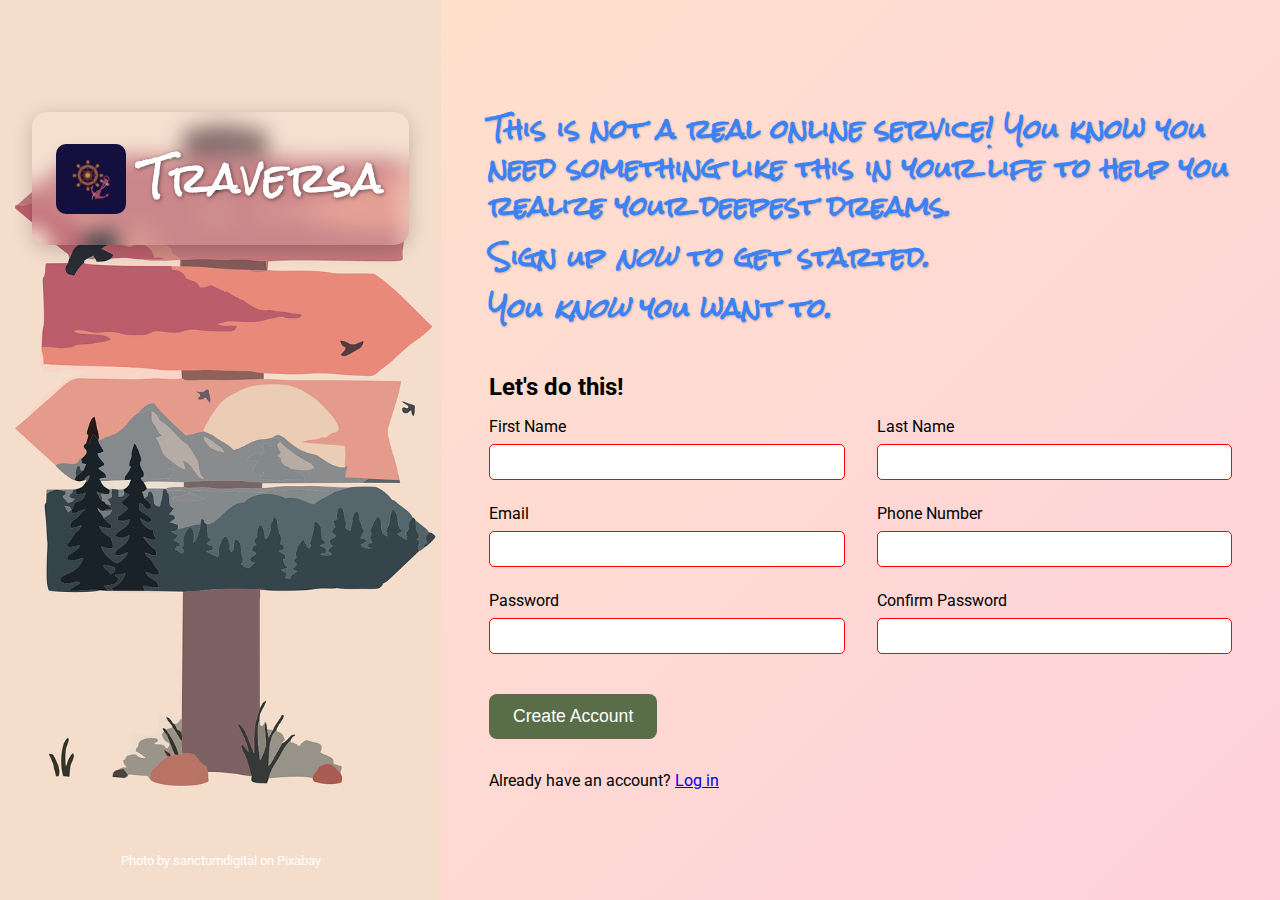
<file: index.html>
<!DOCTYPE html>
<html lang="en">
<head>
  <meta charset="UTF-8" />
  <meta name="viewport" content="width=device-width, initial-scale=1.0" />
  <title>Sign Up Form</title>
  <link rel="stylesheet" href="style.css" />
  <link href="https://fonts.googleapis.com/css2?family=Lobster&family=Roboto&display=swap" rel="stylesheet" />
  <link href="https://fonts.googleapis.com/css2?family=Rock+Salt&display=swap" rel="stylesheet" />

</head>
<body>
  <div class="container">
    <div class="sidebar">
      <div class="logo-container">
  <img src="images/logo.png" alt="Traversa Logo" class="logo" />
  <h1 class="logo-text">Traversa</h1>
</div>

      <p class="credit">Photo by sanctumdigital on Pixabay</p>
    </div>

    <div class="form-section">
      <div class="form-header">
        <p>This is not a real online service! You know you need something like this in your life to help you realize your deepest dreams.</p>
        <p>Sign up <em>now</em> to get started.</p>
        <p>You <em>know</em> you want to.</p>
      </div>

      <form action="#" method="post" class="signup-form">
        <fieldset>
          <legend>Let's do this!</legend>

          <div class="input-row">
            <div class="input-group">
              <label for="first-name">First Name</label>
              <input type="text" id="first-name" name="first-name" required />
            </div>
            <div class="input-group">
              <label for="last-name">Last Name</label>
              <input type="text" id="last-name" name="last-name" required />
            </div>
          </div>

          <div class="input-row">
            <div class="input-group">
              <label for="email">Email</label>
              <input type="email" id="email" name="email" required />
            </div>
            <div class="input-group">
              <label for="phone">Phone Number</label>
              <input type="tel" id="phone" name="phone" required />
            </div>
          </div>

          <div class="input-row">
            <div class="input-group">
              <label for="password">Password</label>
              <input type="password" id="password" name="password" required />
            </div>
            <div class="input-group">
              <label for="confirm-password">Confirm Password</label>
              <input type="password" id="confirm-password" name="confirm-password" required />
            </div>
          </div>
        </fieldset>

        <button type="submit">Create Account</button>
      </form>

      <p class="fake-success" id="success-message" style="display: none;">
  🎉 Welcome aboard, dreamer! You’ve successfully signed up for absolutely nothing!
</p>


      <p class="login-link">Already have an account? <a href="login.html">Log in</a></p>
    </div>
  </div>
  <script>
  const form = document.querySelector(".signup-form");
  const message = document.getElementById("success-message");

  form.addEventListener("submit", function (e) {
    e.preventDefault(); // Prevent actual form submission
    message.style.display = "block"; // Show the fun message
    form.reset(); // Optional: Clear the form
  });
</script>

</body>
</html>
</file>
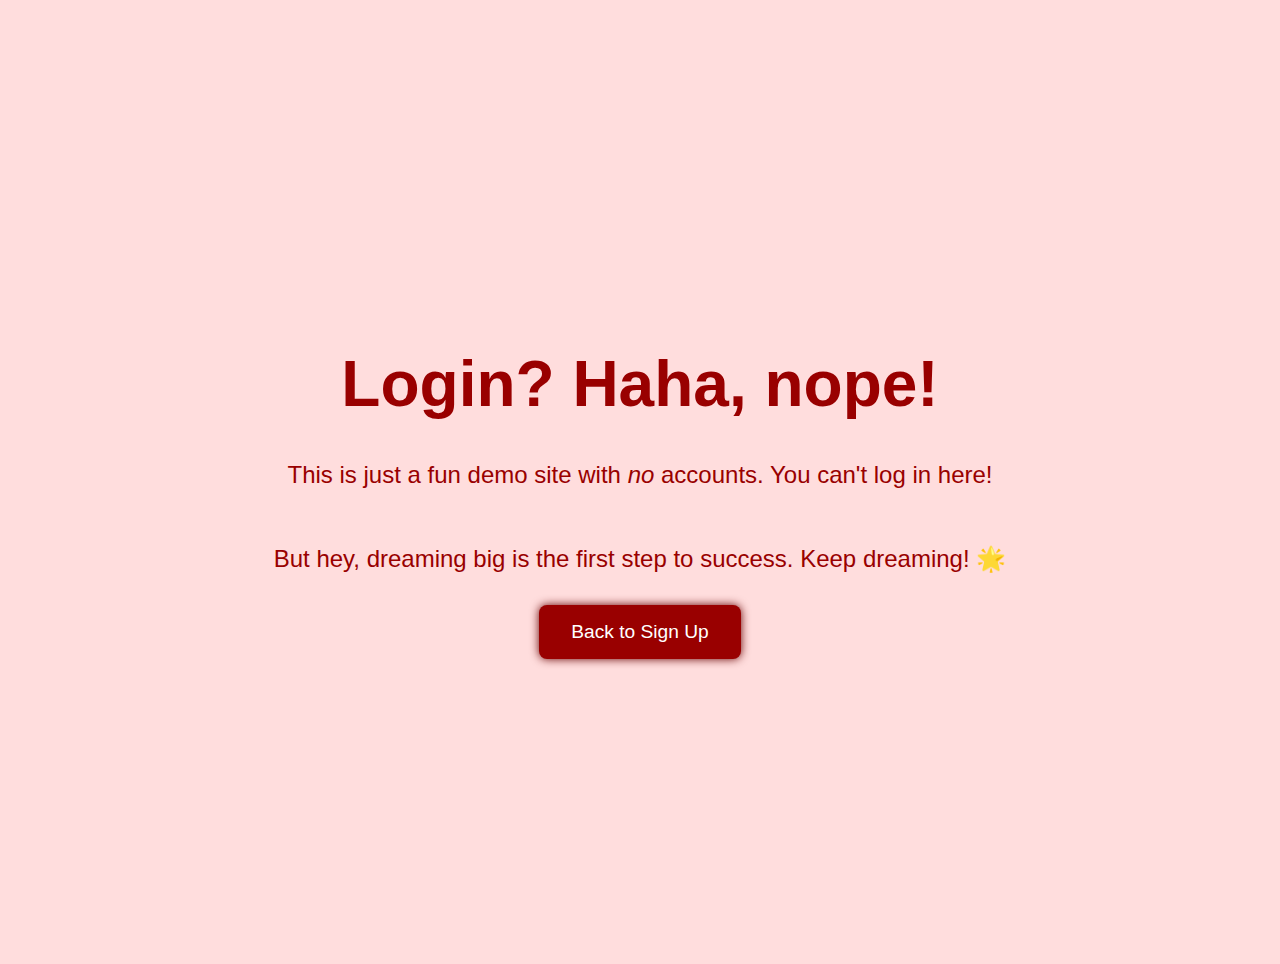
<file: login.html>
<!DOCTYPE html>
<html lang="en">
<head>
  <meta charset="UTF-8" />
  <meta name="viewport" content="width=device-width, initial-scale=1" />
  <title>Login? Nope!</title>
  <style>
    body {
      font-family: 'Comic Sans MS', cursive, sans-serif;
      background: #ffdddd;
      color: #990000;
      display: flex;
      flex-direction: column;
      justify-content: center;
      align-items: center;
      height: 100vh;
      margin: 0;
      text-align: center;
      padding: 2rem;
      user-select: none;
    }
    h1 {
      font-size: 4rem;
      margin-bottom: 1rem;
    }
    p {
      font-size: 1.5rem;
      margin-bottom: 2rem;
    }
    button {
      background-color: #990000;
      color: white;
      font-size: 1.2rem;
      border: none;
      border-radius: 8px;
      padding: 1rem 2rem;
      cursor: pointer;
      box-shadow: 0 0 10px #660000;
      transition: background-color 0.3s;
    }
    button:hover {
      background-color: #cc0000;
    }
  </style>
</head>
<body>
  <h1>Login? Haha, nope!</h1>
  <p>This is just a fun demo site with <em>no</em> accounts. You can't log in here!</p>
  <p>But hey, dreaming big is the first step to success. Keep dreaming! 🌟</p>
  <button onclick="window.location.href='index.html'">Back to Sign Up</button>
</body>
</html>
</file>
<file: style.css>
/* Basic Reset */
* {
  margin: 0;
  padding: 0;
  box-sizing: border-box;
}

body {
  font-family: 'Roboto', sans-serif;
}

/* Container */
.container {
  display: flex;
  height: 100vh;
}

/* Sidebar */
.sidebar {
  flex: 1;
  background: url("images/bg.png") no-repeat center center/cover;
  color: white;
  position: relative;
  display: flex;
  flex-direction: column;
  justify-content: space-between;
  padding: 2rem;
}

.logo-container {
  background: rgba(255, 255, 255, 0.1);
  backdrop-filter: blur(10px);
  border-radius: 15px;
  padding: 1.2rem 1.5rem;
  display: flex;
  align-items: center;
  gap: 1rem;
  margin-top: 5rem;
  box-shadow: 0 4px 20px rgba(0, 0, 0, 0.2);
}

.logo {
  height: 70px;
  width: auto;
  border-radius: 10px;
}

.logo-text {
  font-family: 'Rock Salt', cursive;
  font-size: 2.5rem;
  color: #fff;
  text-shadow: 1px 1px 4px rgba(0, 0, 0, 0.5);
  letter-spacing: 2px;
}

.credit {
  font-size: 0.8rem;
  text-align: center;
}

/* Form Section */
.form-section {
  flex: 2;
  background: linear-gradient(135deg, #ffe0cc, #ffd1dc); /* pastel orange to pastel pink */
  padding: 3rem;
  display: flex;
  flex-direction: column;
  justify-content: center;
}

/* Fun bigger main text */
.form-header {
  font-family: 'Rock Salt', cursive;
  color: #3b82f6;
  font-weight: 600;
  margin-bottom: 2rem;
}

.form-header p {
  font-size: 1.6rem;
  line-height: 1.5;
  text-shadow: 1px 1px 2px rgba(0,0,0,0.2);
  margin-bottom: 0.8rem;
}

/* Form styles */
.signup-form fieldset {
  border: none;
  padding: 0;
}

legend {
  font-size: 1.5rem;
  margin-bottom: 1rem;
  font-weight: bold;
}

.input-row {
  display: flex;
  gap: 2rem;
  margin-bottom: 1.5rem;
}

.input-group {
  flex: 1;
  display: flex;
  flex-direction: column;
}

label {
  margin-bottom: 0.5rem;
}

input {
  padding: 0.5rem;
  border: 1px solid #e5e7eb;
  border-radius: 5px;
  font-size: 1rem;
}

input:focus {
  outline: none;
  border-color: #3b82f6;
  box-shadow: 0 0 5px rgba(59, 130, 246, 0.5);
}

input:invalid {
  border-color: red;
}

/* Submit Button */
button {
  background-color: #596d48;
  color: white;
  padding: 0.75rem 1.5rem;
  font-size: 1.1rem;
  border: none;
  border-radius: 8px;
  cursor: pointer;
  margin-top: 1rem;
}

button:hover {
  background-color: #4e5f3e;
}

button:focus {
  outline: none;
  box-shadow: 0 0 5px rgba(89, 109, 72, 0.7);
}

/* Login Link */
.login-link {
  margin-top: 2rem;
}

/* Responsive */
@media (max-width: 768px) {
  .container {
    flex-direction: column;
  }

  .sidebar, .form-section {
    flex: none;
    width: 100%;
    height: auto;
  }

  .input-row {
    flex-direction: column;
    gap: 1rem;
  }
}

.fake-success {
  background-color: #d1fae5;
  color: #065f46;
  padding: 1rem;
  margin-top: 1.5rem;
  border: 2px dashed #10b981;
  border-radius: 10px;
  font-size: 1.2rem;
  text-align: center;
  animation: popIn 0.4s ease-in-out;
}

@keyframes popIn {
  0% { transform: scale(0.9); opacity: 0; }
  100% { transform: scale(1); opacity: 1; }
}
</file>
